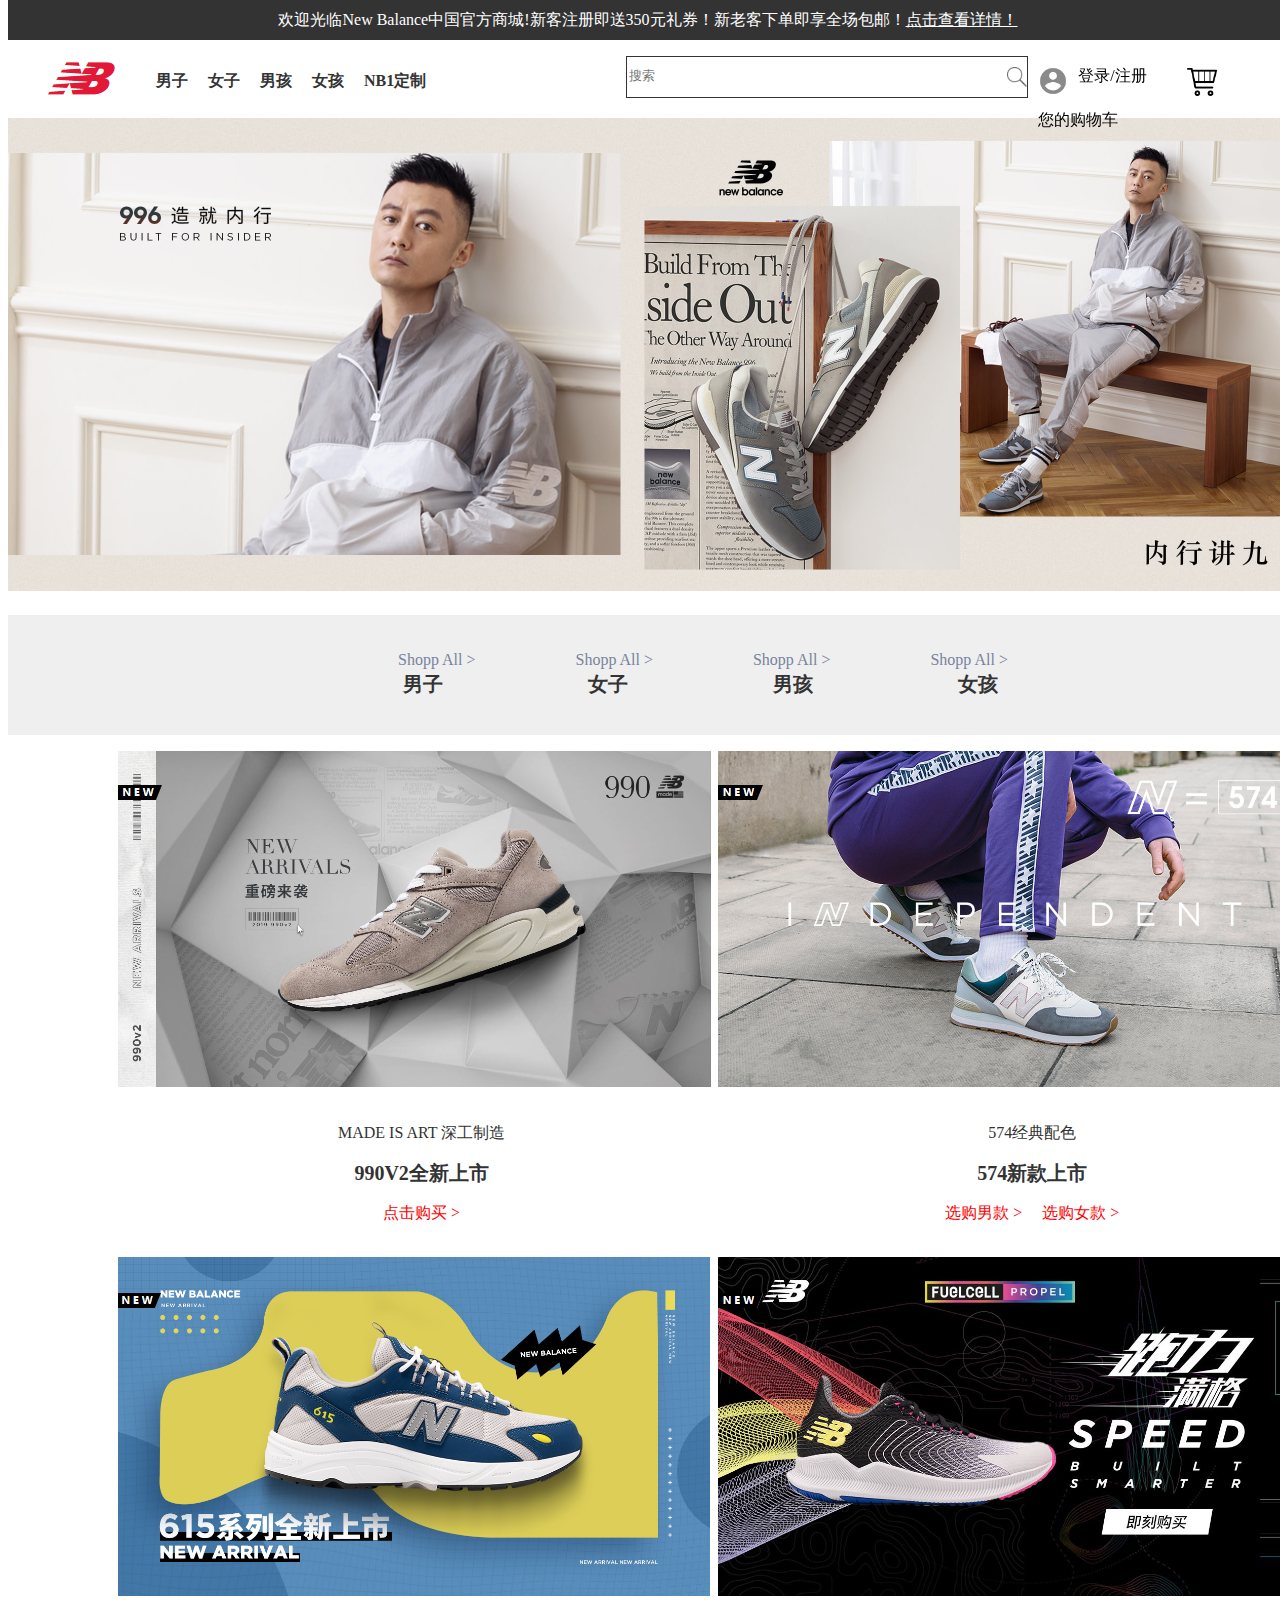
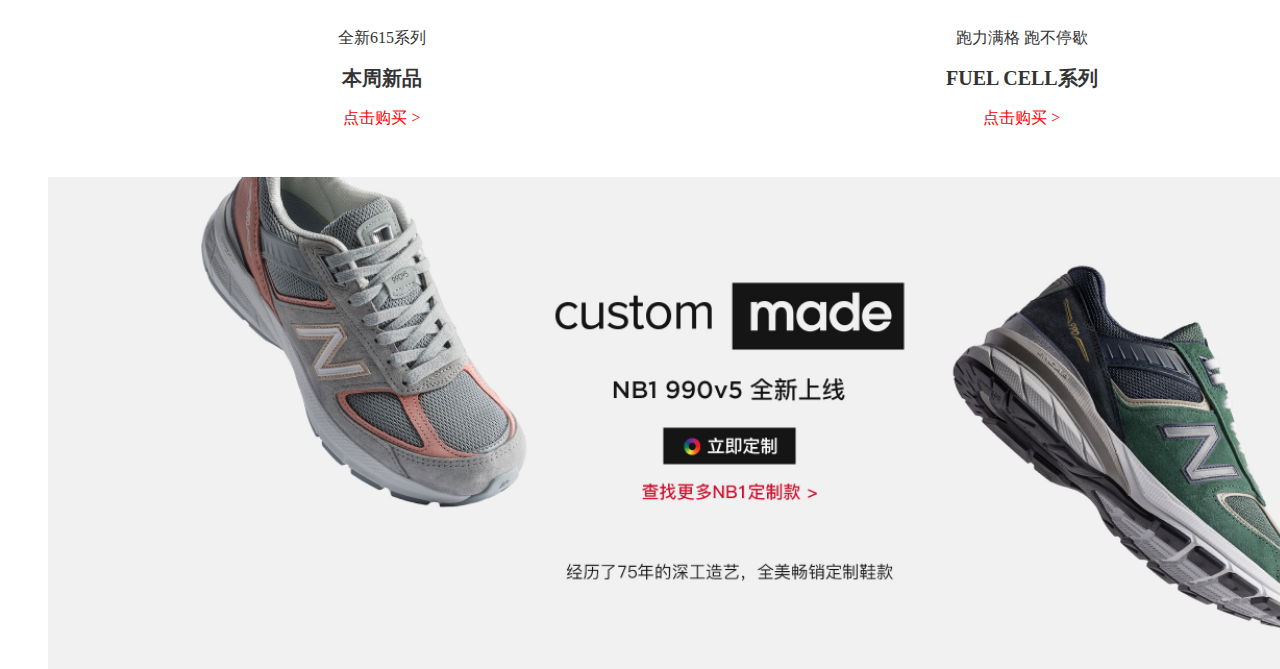
<file: newbalance/index.html>
<!DOCTYPE html>
<html lang="en">
<head>
	<meta charset="UTF-8">
	<title>主页</title>
	<style>
		a,ul ,li,body{
			list-style: none;
			
		}
		.container{
			width: 1340px;
			height: 100%;
			background-color: #fff;
		

		}
		.wrapper{
			width: 1200px;
			margin:0 auto;
			height: 100%;
		}
		/*头部*/
		.text{
			top: 0;
			height: 50px;
			width: 100%;
			text-align: center;
			background-color: #333;
			color: #fff;
			padding-top: 10px;
			position: fixed;

		}
		.text a{
			color: #fff;
		}
		/*.text a:last-child{
			float: right;
			margin-right: 20px;
		}*/
		.top{
			position: fixed;
			width: 100%;
			height: 70px;
			top: 40px;
			background-color:#fff;
		}
		.top a{
			text-decoration: none;
			color: #333;
		}
		.top a:hover{
			border-bottom: 3px solid #333;
			color: red;
		}
		.top >ul:first-child>li{
			float: left;
			font-weight: bold;
			padding-left: 20px;
			position: relative;
			margin-top: 15px;
		}
		.right .center{
			margin-left: 200px;
			width: 360px;
			height: 40px;
			padding-bottom:0px;
			float: left;
			border: 1px solid #333;
			margin-top: 0px;

			
		}
		.center img {
			width: 20px;
			height: 20px;
			float: right;
			padding-top: 10px;


		}

		 #img>a>img{

			margin-bottom: 30px;
			margin-left:-30px;
			margin-top: -18px;

		}
		.top .right input{
			float: left;
			margin-left: -40px;
			margin-top: 10px;
			border: none;

		}
		.right .you>ul::after{
			display: block;
			clear: both;
			content: "";

		}
		.right .you>ul>li:nth-child(2):hover,
		.right .you>ul>li:nth-child(4):hover{
			color: red;
		}
		.right .you>ul>li:nth-child(1),
		.right .you>ul>li:nth-child(2),
		.right .you>ul>li:nth-child(4){
			float: left;
			padding-left: 10px;
			margin-top: 10px;

		}
		.right .you>ul>li:nth-child(3){
			padding-left: 40px;
			float: left;
			margin-top: 10px;
		}
		.top  .right li img{
			width: 30px;
			height: 30px; 
			padding-top: -10px;
	
		}
		/*头部结束*/
		/*下拉框*/
		.nav2{
			display: none;
		}
		/*内容图片1*/
		.first{
			width: 100%;
			text-align: center;
			margin-bottom: 10px;
	
		}
		.first img {
			margin-top: 110px;
			margin-bottom: 10px;
		}
		/*内容图片1结束*/
		/*内容图片23开始*/
		.container .second-nav{
			width: 100%;
			height: 120px;
			margin-left: 300px;
			background-color: #efefef;
			margin: 0 auto;
			position: relative;
		}
		 .container .second-nav ul:last-child{
		 	margin-left: 350px;
		 	position: absolute;
		 	top: 40px;
		 }
		  .container .second-nav ul:first-child{
		 	margin-left: 350px;
		 	position: absolute;
		 	top: 20px;
		 }
		 .container .second-nav ul:first-child>li>a{
		 		 color:#78839d;

		 	
		 }
		 .container .second-nav ul:first-child>li,
		 .container .second-nav ul:last-child>li{
		 	text-align: center;
		 	float: left;
		 	margin-right: 100px; 


		 
	 }
	   .container .second-nav ul:last-child>li>a{
	   		color: #333;
	   }
	  .container .second-nav ul:first-child>li>a,
		 .container .second-nav ul:last-child>li>a{
		 	text-decoration: none;
		 	
		 }
	  .container .second-nav ul:first-child>li>a:hover,
	 .container .second-nav ul:last-child>li>a:hover{
		 	border-bottom: 1px solid #333;
		 }
	  .container .second-nav ul:last-child>li{
	  	font-size: 20px;
	  	font-weight: bold;
	  	margin-right: 140px; 
	    padding-left: 5px;
	  }

	   .wrapper .photo{
	   	width: 100%;
	   	height: 340px;
	   }
	  .wrapper .photo li{
	  	width: 600px;
	  	height: 340px;
	  	float: left;
	  }
	  .wrapper .nav1::after{
	  	content: "";
	  	clear: both;
	  	display: block;
	  }
	  .wrapper .nav1 li{
	  	float: left;
	  text-align: center;
	

	  }  
	  .wrapper .nav1 li p>a{
	  	 text-decoration: none;

	  }
	  .wrapper .nav1 li:first-child{
	  	margin-left: 220px;
	  }
	    .wrapper .nav1 li:last-child{
	  	margin-left: 420px;
	  }
	  .nav1 li:last-child>p>a{
	  	padding-left: 20px;
	  	
	  }
	   .nav1 li>p:first-child>a:hover{
		border-bottom:1px solid #ccc;
	   }
	     .nav1 li>p:first-child>a{
	     	color: #333;
	     }
	   .nav1 li>p:nth-child(2)>a{
		font-size: 20px;
		font-weight: bold;
		color: #333;
	   }
	  .nav1 li>p:last-child>a{
	  	color: red;
	  }
	   .nav1 li>p:last-child>a:hover{
	   	color: teal;
	   }
	/*内容图片23结束*/
	.gundong {
		width: 1340px;
		height: 470px;
		position: relative;
		/*overflow: hidden;*/
		text-align: center;
	}
	.gundong ul{
		width: 4020px;
		position: absolute;
		animation:gundong 5s infinite;
		
	}
	.gundong ul li >a>img{
		float: left;
		width: 1340px;
	}
	@keyframes gundong{
		0%{
			left: 0;
		}
		
		50%{
			left: -1340px;
		}
		100%{
			left: -2680px;
		}
	}
	</style>
</head>
<body>

	<div class="container">
		<!-- 头 -->
			<div class="text">欢迎光临New Balance中国官方商城!新客注册即送350元礼券！新老客下单即享全场包邮！<a href="">点击查看详情！</a> <!-- <a href="">查找商店</a> --></div>
		<div class="top">
			<ul class="left">
				<li id=	"img"><a href=""><img src="./images/logo.png" alt=""></a></li>
				<li><a href="">男子</a>
				<div class="nav2">
					<ul>
						<li>1</li>
						<li>1</li>
						<li>2</li>
						<li>3</li>
						<li>4</li>
					</ul>
					<ul>
						<li>56</li>
						<li>4</li>
						<li>3</li>
						<li>2</li>
						<li>1</li>
					</ul>
				</div>
				</li>
				<li><a href="">女子</a></li>
				<li><a href="">男孩</a></li>
				<li><a href="">女孩</a></li>
				<li><a href="">NB1定制</a></li>
			</ul>
			<div class="right">
				<ul class="center"><input type="text" placeholder="搜索"> <img src="./images/sousuo.png" alt=""></ul>
				<div class="you">
					<ul>
					<li><img src="./images/denglu.png" alt=""></li>
					<li>登录/注册</li>
			
					<li><img src="./images/gouwuche.png" alt=""></li>
					<li>您的购物车</li></ul>
				</div>
			</div>
			
		</div>
		<!-- 头结束 -->
		<!-- 内容图片1 -->
		<div class="first"><a href=""><img src="./images/01.png" alt=""></a></div>
		<!-- 内容图片2 -->
		<div class="second-nav">
			<ul>
				<li><a href="">Shopp All ></a></li>
				<li><a href="">Shopp All ></a></li>
				<li><a href="">Shopp All ></a></li>
				<li><a href="">Shopp All ></a></li>
			</ul>
			<ul>
				<li><a href="">男子</a></li>
				<li><a href="">女子</a></li>
				<li><a href="">男孩</a></li>
				<li><a href="">女孩</a></li>
			</ul>
			
		</div>
		<div class="wrapper">
			<div class="one">
				<ul class="photo">
					<li><a href=""><img src="./images/1.1.png" alt=""></a></li>
					<li><a href=""><img src="./images/1.2.png" alt=""></a></li>
				</ul>
				<ul class="nav1">
					<li>
						<p>	<a href="">MADE IS ART 深工制造</a></p>
						<p>	<a href="">990V2全新上市</a></p>
						<p>	<a href="">点击购买 ></a></p>
					</li>
					<li>
						<p><a href="">574经典配色</a></p>
						<p><a href="">574新款上市</a></p>
						<p>	<a href="">选购男款 ></a><a href="">选购女款 ></a></p>
					</li>
				</ul>
			</div>
			<!-- 内容图片2结束 -->
			<div class="one">
				<ul class="photo">
					<li><a href=""><img src="./images/2.1.png" alt=""></a></li>
					<li><a href=""><img src="./images/2.2.png" alt=""></a></li>
				</ul>
				<ul class="nav1">
					<li>
						<p>	<a href="">全新615系列</a></p>
						<p>	<a href="">本周新品</a></p>
						<p>	<a href="">点击购买 ></a></p>
					</li>
					<li style="margin-left: 500px">
						<p><a href="">跑力满格 跑不停歇</a></p>
						<p><a href="">FUEL CELL系列</a></p>
						<p>	<a href="">点击购买 ></a></p>
					</li>
				</ul>
			</div>
			
	</div>
	<div class="gundong">
				<ul>
					<li ><a href=""><img src="./images/3.1.png" alt=""></a></li>

					<li><a href=""><img src="./images/3.2.png" alt=""></a></li>
					<li ><a href=""><img src="./images/3.1.png" alt=""></a></li>
				</ul>
			</div>

	</div>
</body>
</html>
</file>
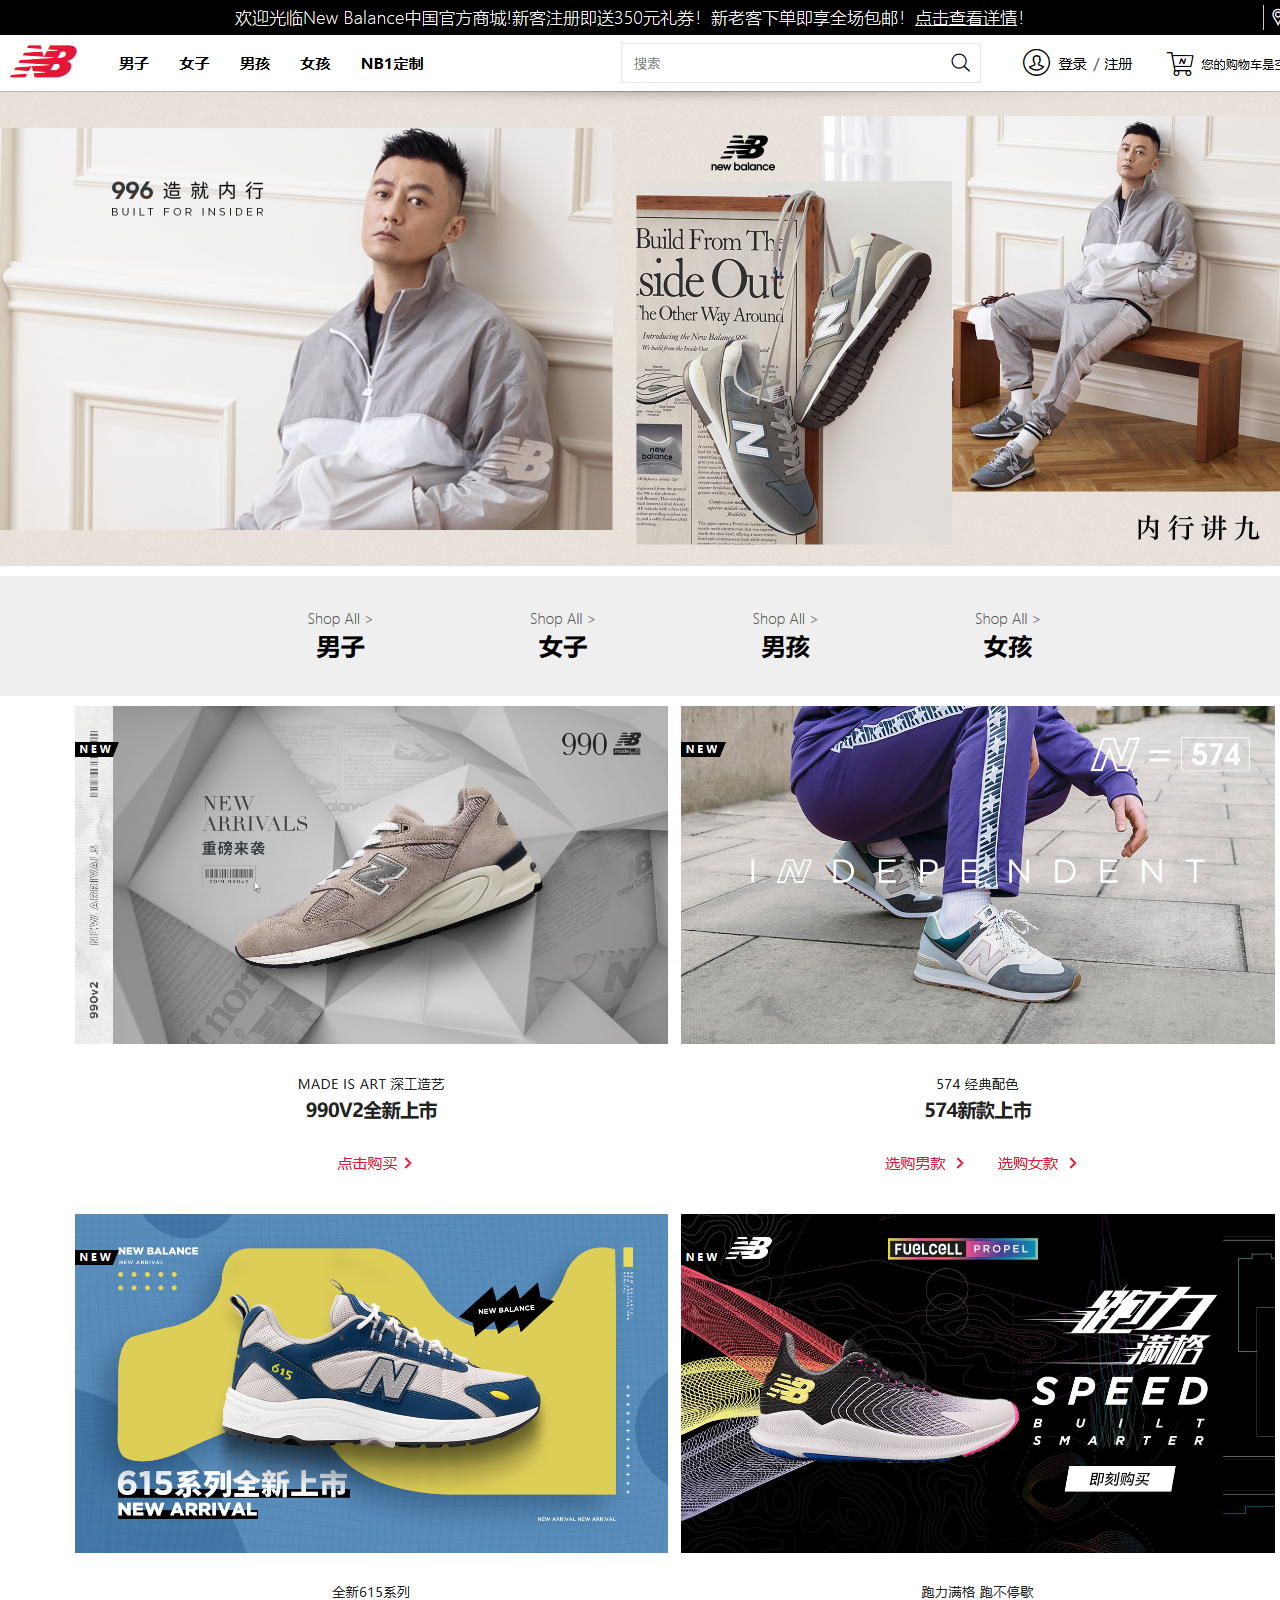
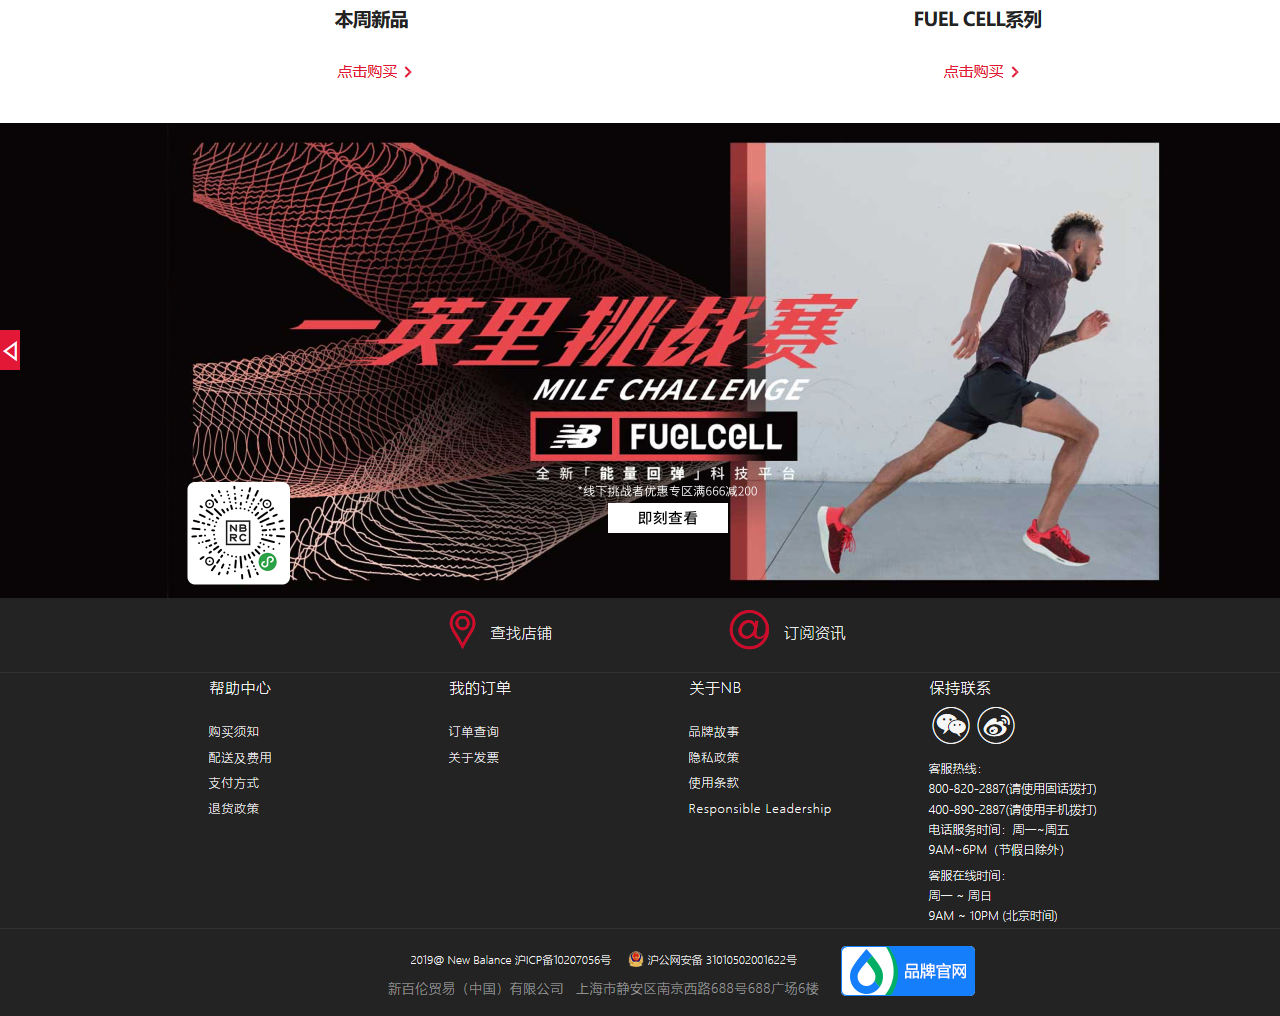
<file: newbalance/images/index.html>
<html>
<head>
<title>火狐截图_2019-08-17T13-41-08.546Z</title>
<meta http-equiv="Content-Type" content="text/html; charset=utf-8">
</head>
<body bgcolor="#FFFFFF" leftmargin="0" topmargin="0" marginwidth="0" marginheight="0">
<!-- Save for Web Slices (火狐截图_2019-08-17T13-41-08.546Z.png) -->
<table id="__01" width="1349" height="2616" border="0" cellpadding="0" cellspacing="0">
	<tr>
		<td colspan="3">
			<img src="images/index_01.png" width="1349" height="1722" alt=""></td>
	</tr>
	<tr>
		<td rowspan="2">
			<img src="images/index_02.png" width="27" height="894" alt=""></td>
		<td>
			<img src="images/index_03.png" width="1301" height="476" alt=""></td>
		<td rowspan="2">
			<img src="images/index_04.png" width="21" height="894" alt=""></td>
	</tr>
	<tr>
		<td>
			<img src="images/index_05.png" width="1301" height="418" alt=""></td>
	</tr>
</table>
<!-- End Save for Web Slices -->
</body>
</html>
</file>
